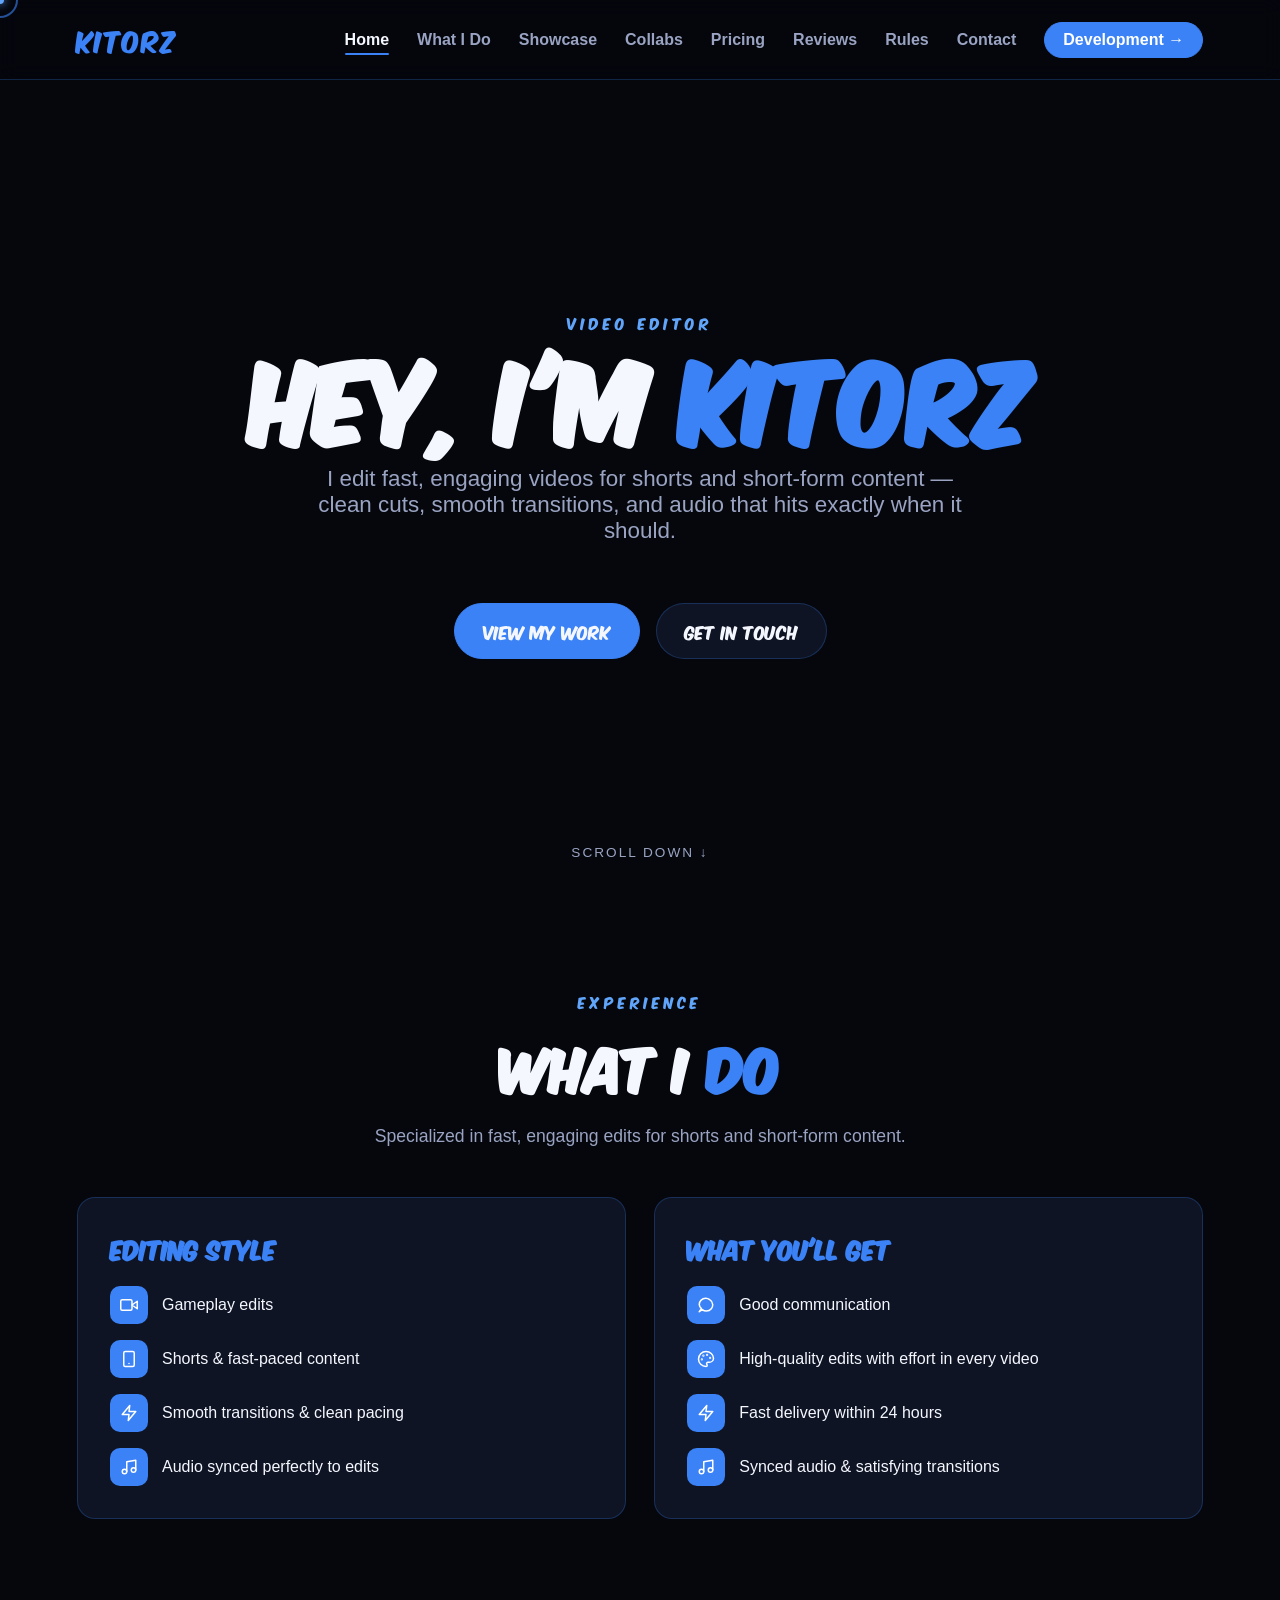
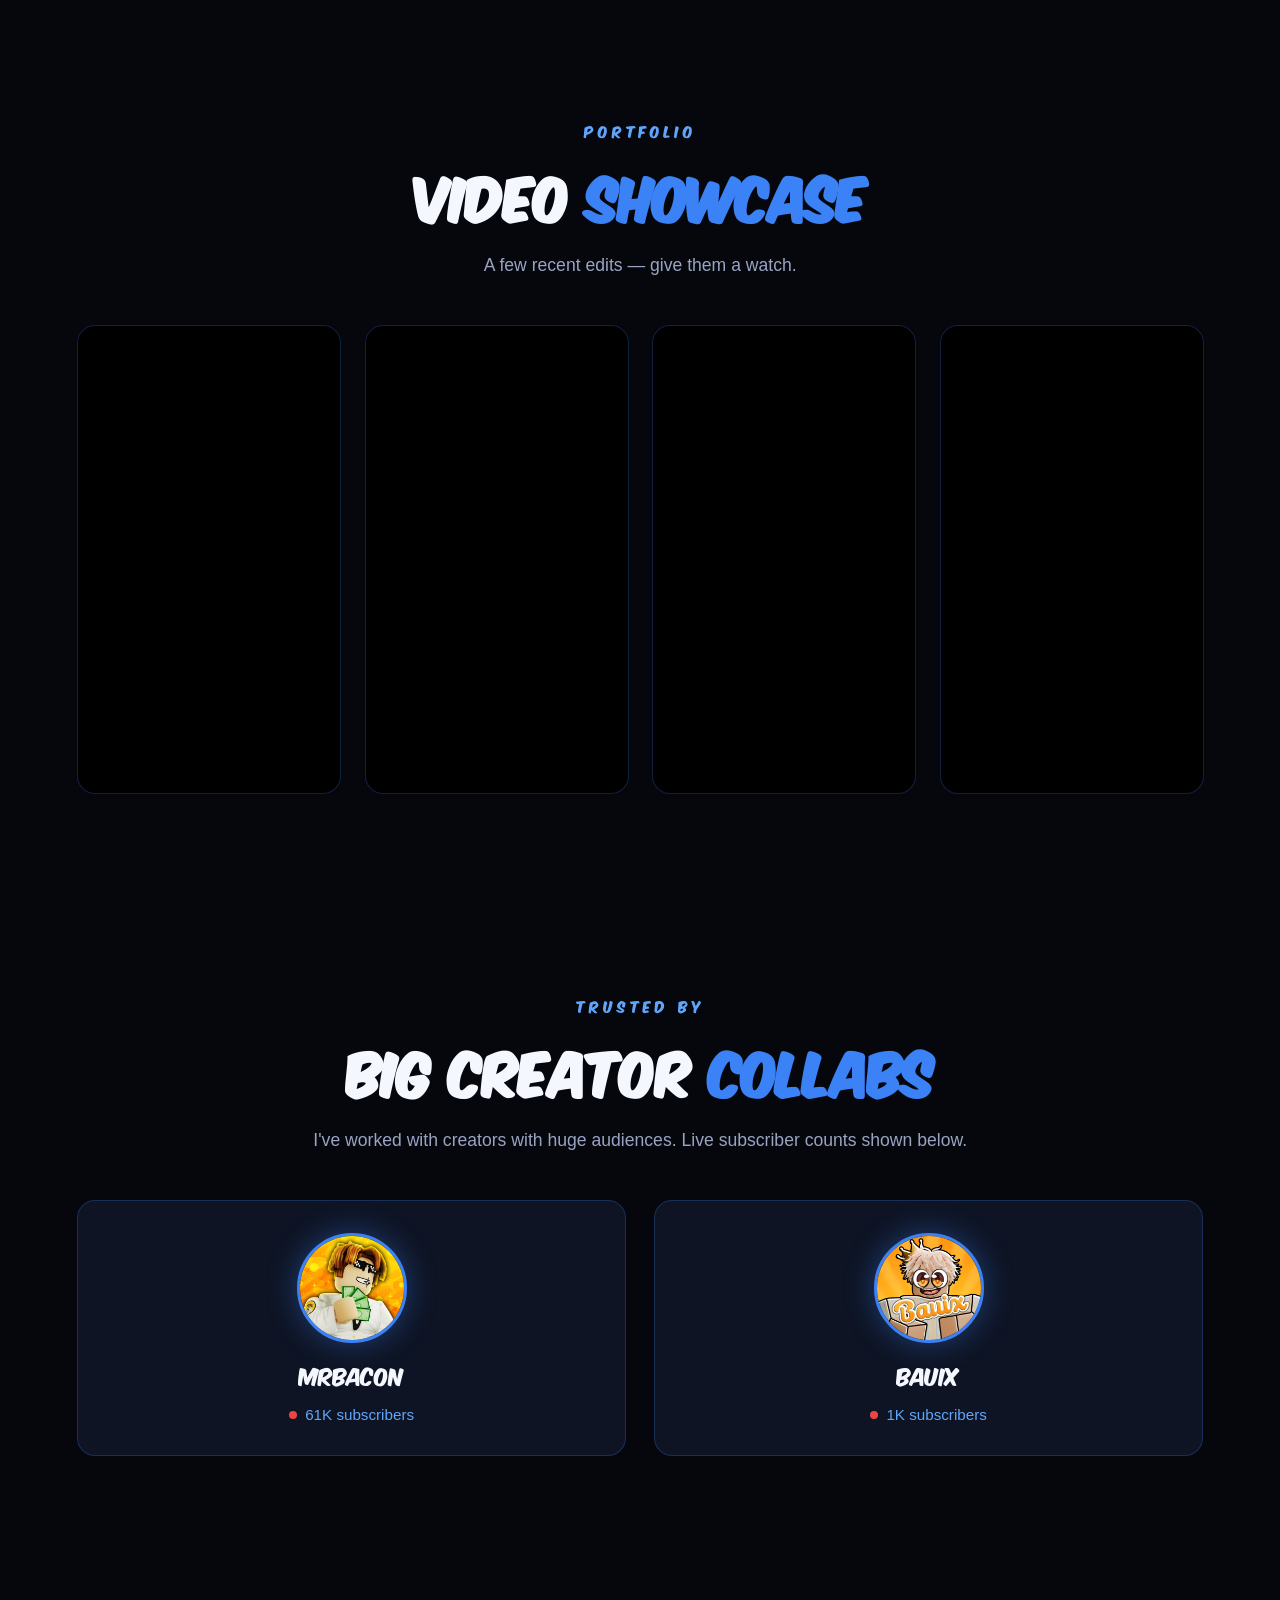
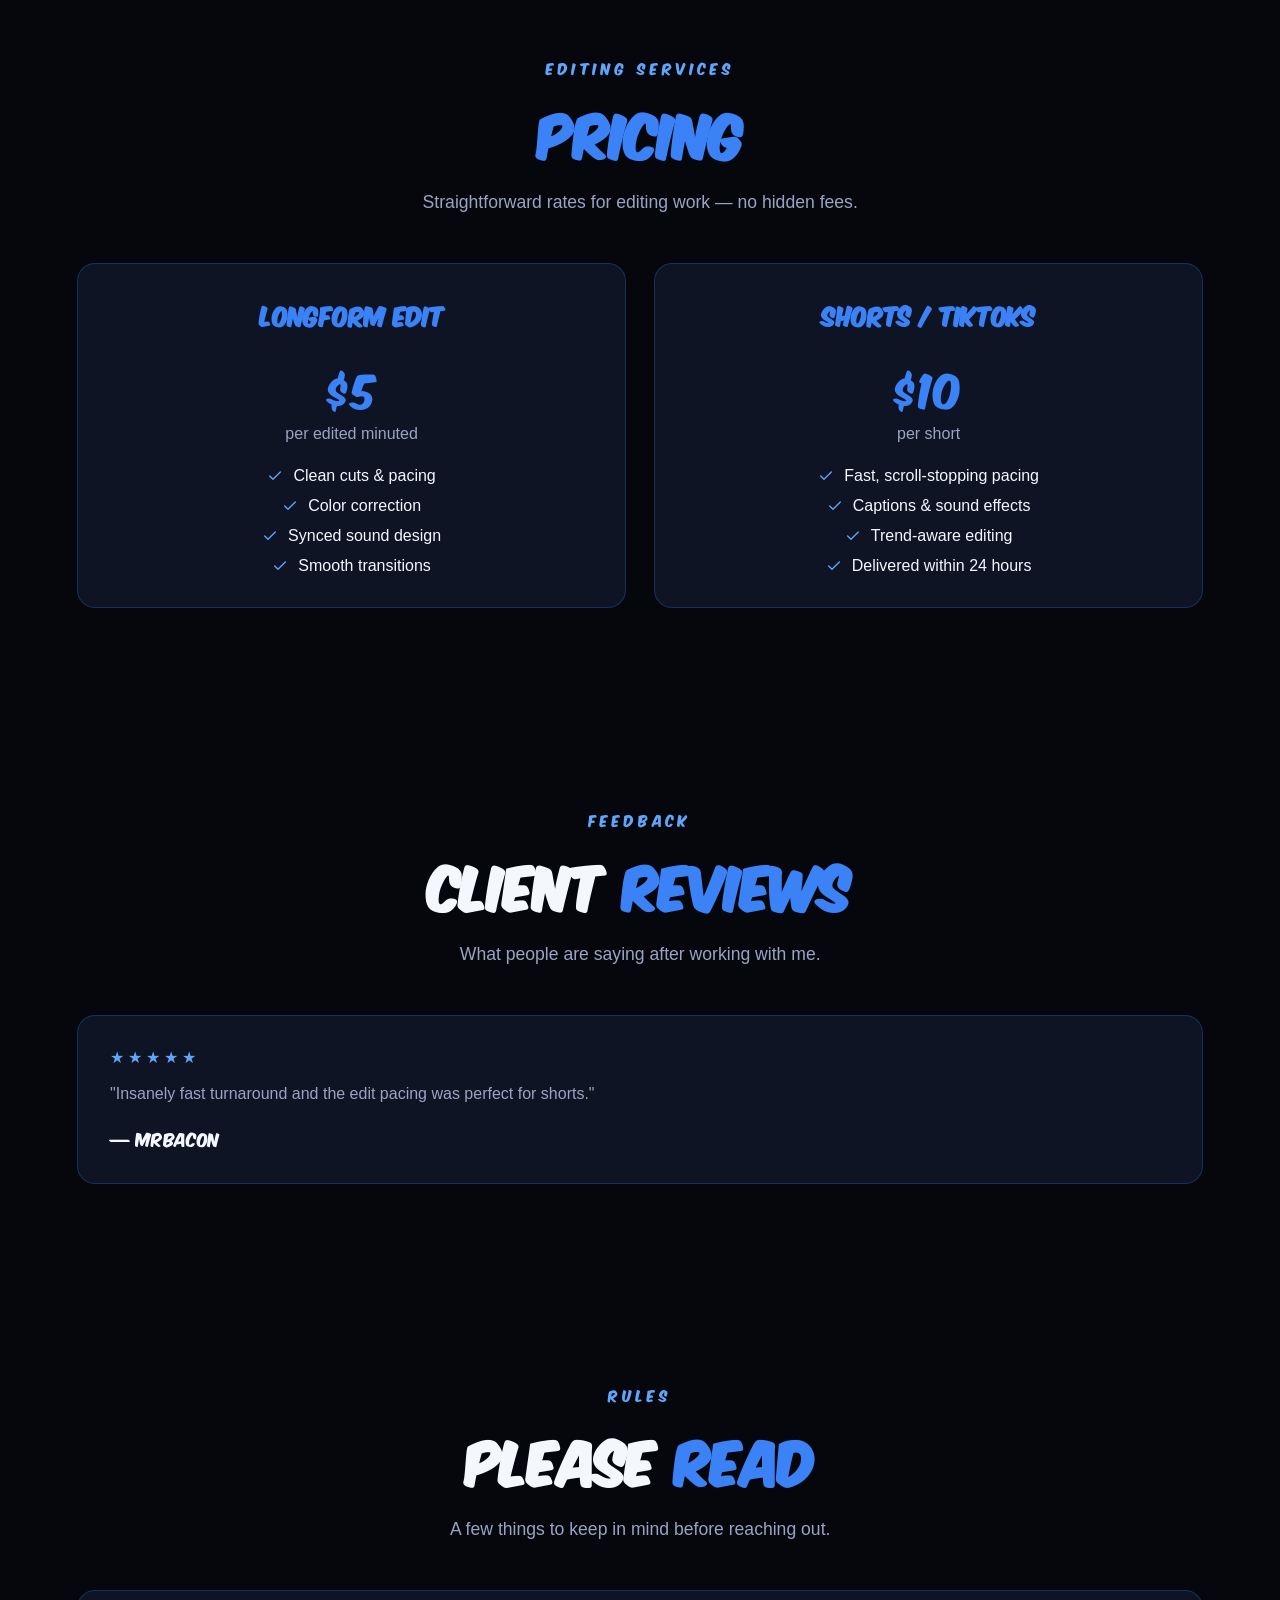
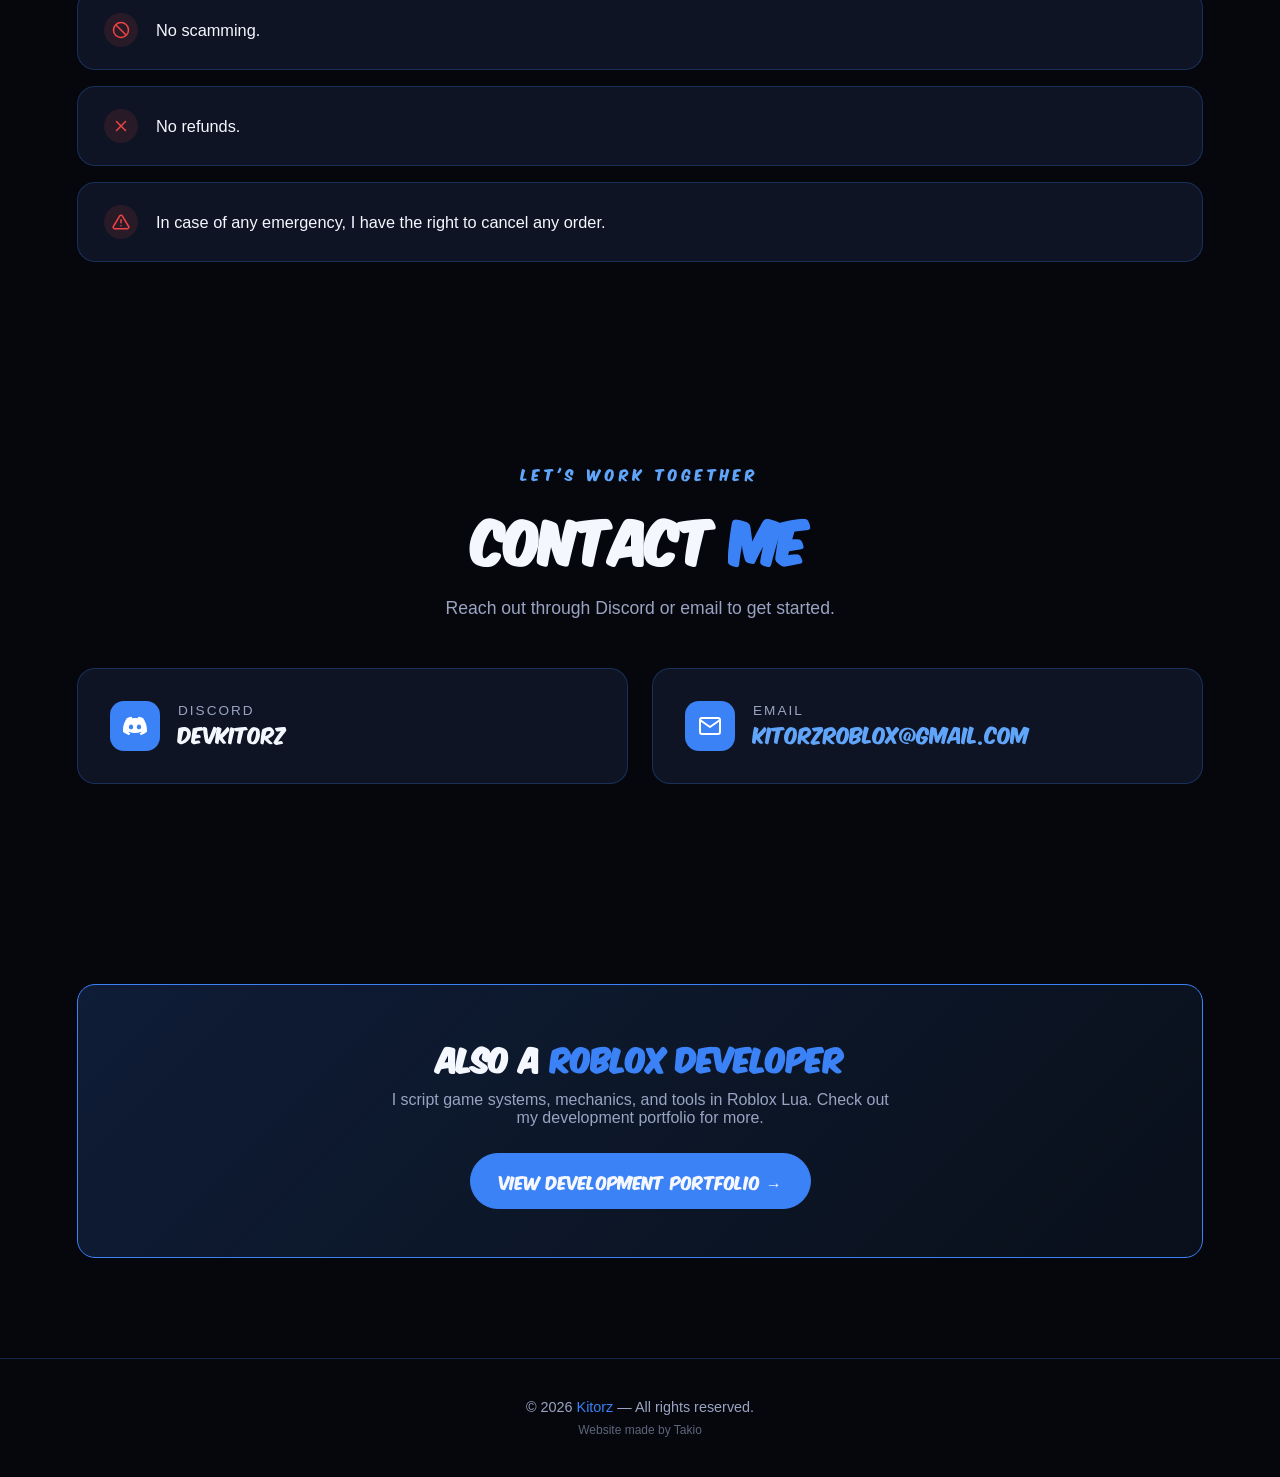
<file: index.html>
<!DOCTYPE html>
<html lang="en">
<head>
<meta charset="UTF-8">
<meta name="viewport" content="width=device-width, initial-scale=1.0">
<title>Kitorz | Video Editing Portfolio</title>
<link rel="stylesheet" href="style.css">
</head>
<body>

<nav>
  <div class="logo"><span data-site-name>Kitorz</span></div>
  <div class="nav-links">
    <a href="#home">Home</a>
    <a href="#what-i-do">What I Do</a>
    <a href="#showcase">Showcase</a>
    <a href="#collabs">Collabs</a>
    <a href="#pricing">Pricing</a>
    <a href="#reviews">Reviews</a>
    <a href="#rules">Rules</a>
    <a href="#contact">Contact</a>
    <a href="development.html" class="page-link">Development →</a>
  </div>
</nav>

<!-- ===================== HERO / INTRO ===================== -->
<section class="hero" id="home">
  <div class="eyebrow">Video Editor</div>
  <h1>Hey, I'm <span class="accent" data-site-name>Kitorz</span></h1>
  <p>I edit fast, engaging videos for shorts and short-form content — clean cuts, smooth transitions, and audio that hits exactly when it should.</p>
  <div class="cta-row">
    <a href="#showcase" class="btn primary">View My Work</a>
    <a href="#contact" class="btn">Get In Touch</a>
  </div>
  <div class="scroll-hint">SCROLL DOWN ↓</div>
</section>

<!-- ===================== WHAT I DO ===================== -->
<section id="what-i-do">
  <div class="section-head reveal">
    <div class="eyebrow">Experience</div>
    <h2 class="section-title">What I <span class="accent">Do</span></h2>
    <p class="section-sub">Specialized in fast, engaging edits for shorts and short-form content.</p>
  </div>
  <div class="grid grid-2 reveal">
    <div class="card">
      <h3>Editing Style</h3>
      <ul class="feature-list" id="editing-style-list"></ul>
    </div>
    <div class="card">
      <h3>What You'll Get</h3>
      <ul class="feature-list" id="what-you-get-list"></ul>
    </div>
  </div>
</section>

<!-- ===================== SHOWCASE ===================== -->
<section id="showcase">
  <div class="section-head reveal">
    <div class="eyebrow">Portfolio</div>
    <h2 class="section-title">Video <span class="accent">Showcase</span></h2>
    <p class="section-sub">A few recent edits — give them a watch.</p>
  </div>
  <div class="video-grid reveal stagger" id="video-grid"></div>
</section>

<!-- ===================== COLLABS ===================== -->
<section id="collabs">
  <div class="section-head reveal">
    <div class="eyebrow">Trusted By</div>
    <h2 class="section-title">Big Creator <span class="accent">Collabs</span></h2>
    <p class="section-sub">I've worked with creators with huge audiences. Live subscriber counts shown below.</p>
  </div>
  <div class="grid grid-3 reveal stagger" id="collab-grid"></div>
</section>

<!-- ===================== PRICING ===================== -->
<section id="pricing">
  <div class="section-head reveal">
    <div class="eyebrow">Editing Services</div>
    <h2 class="section-title"><span class="accent">Pricing</span></h2>
    <p class="section-sub">Straightforward rates for editing work — no hidden fees.</p>
  </div>
  <div class="grid grid-2 reveal stagger" id="editing-pricing-grid"></div>
</section>

<!-- ===================== REVIEWS ===================== -->
<section id="reviews">
  <div class="section-head reveal">
    <div class="eyebrow">Feedback</div>
    <h2 class="section-title">Client <span class="accent">Reviews</span></h2>
    <p class="section-sub">What people are saying after working with me.</p>
  </div>
  <div class="grid grid-3 reveal stagger" id="review-grid"></div>
</section>

<!-- ===================== RULES ===================== -->
<section id="rules">
  <div class="section-head reveal">
    <div class="eyebrow">Rules</div>
    <h2 class="section-title">Please <span class="accent">Read</span></h2>
    <p class="section-sub">A few things to keep in mind before reaching out.</p>
  </div>
  <ul class="rules-list reveal stagger" id="rules-list"></ul>
</section>

<!-- ===================== CONTACT ===================== -->
<section id="contact">
  <div class="section-head reveal">
    <div class="eyebrow">Let's Work Together</div>
    <h2 class="section-title">Contact <span class="accent">Me</span></h2>
    <p class="section-sub">Reach out through Discord or email to get started.</p>
  </div>
  <div class="contact-grid reveal stagger" id="contact-grid"></div>
</section>

<!-- ===================== DEV PORTFOLIO PROMO ===================== -->
<section id="dev-promo">
  <div class="promo-banner reveal">
    <h3>Also a <span class="accent">Roblox Developer</span></h3>
    <p>I script game systems, mechanics, and tools in Roblox Lua. Check out my development portfolio for more.</p>
    <a href="development.html" class="btn primary">View Development Portfolio →</a>
  </div>
</section>

<footer>
  © 2026 <span data-site-name>Kitorz</span> — All rights reserved.
  <div class="footer-credit">Website made by <a href="https://www.roblox.com/users/1885952272/profile" target="_blank" rel="noopener">Takio</a></div>
</footer>

<script src="config.js"></script>
<script src="script.js"></script>
</body>
</html>
</file>
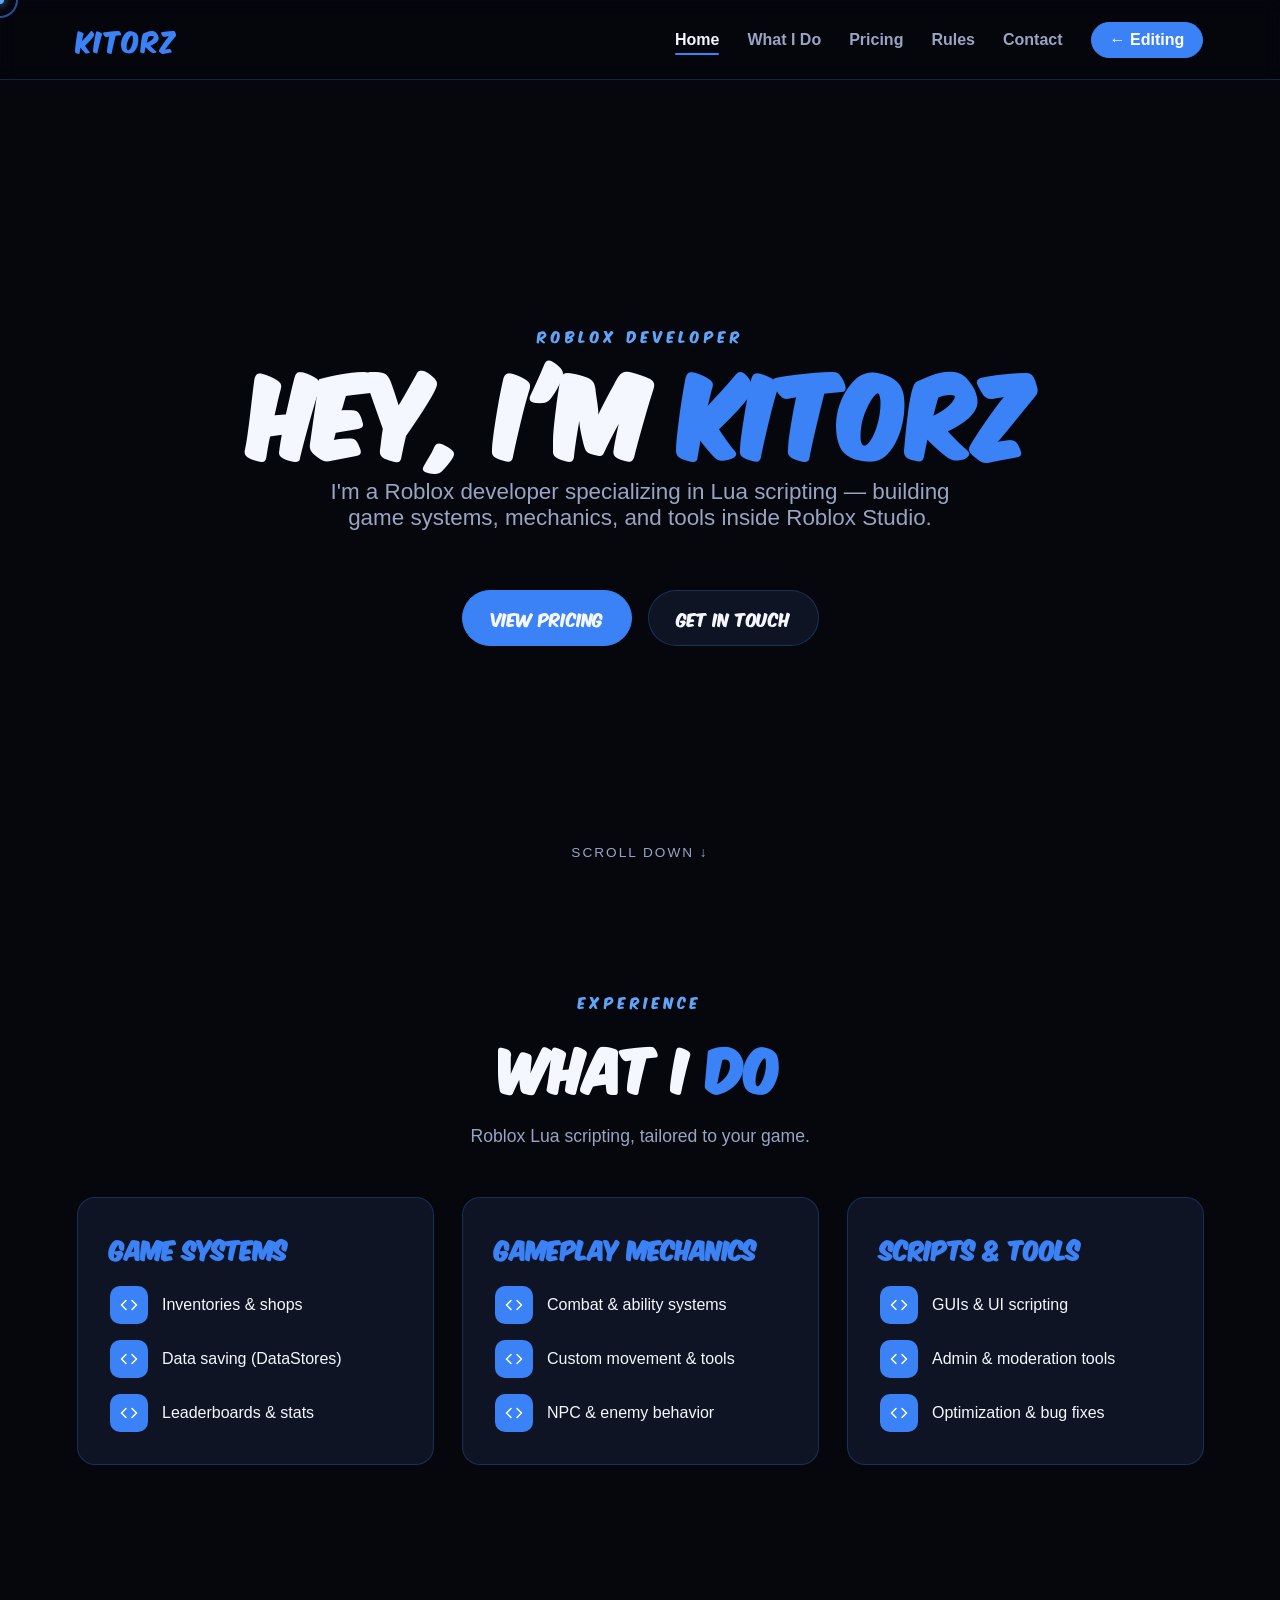
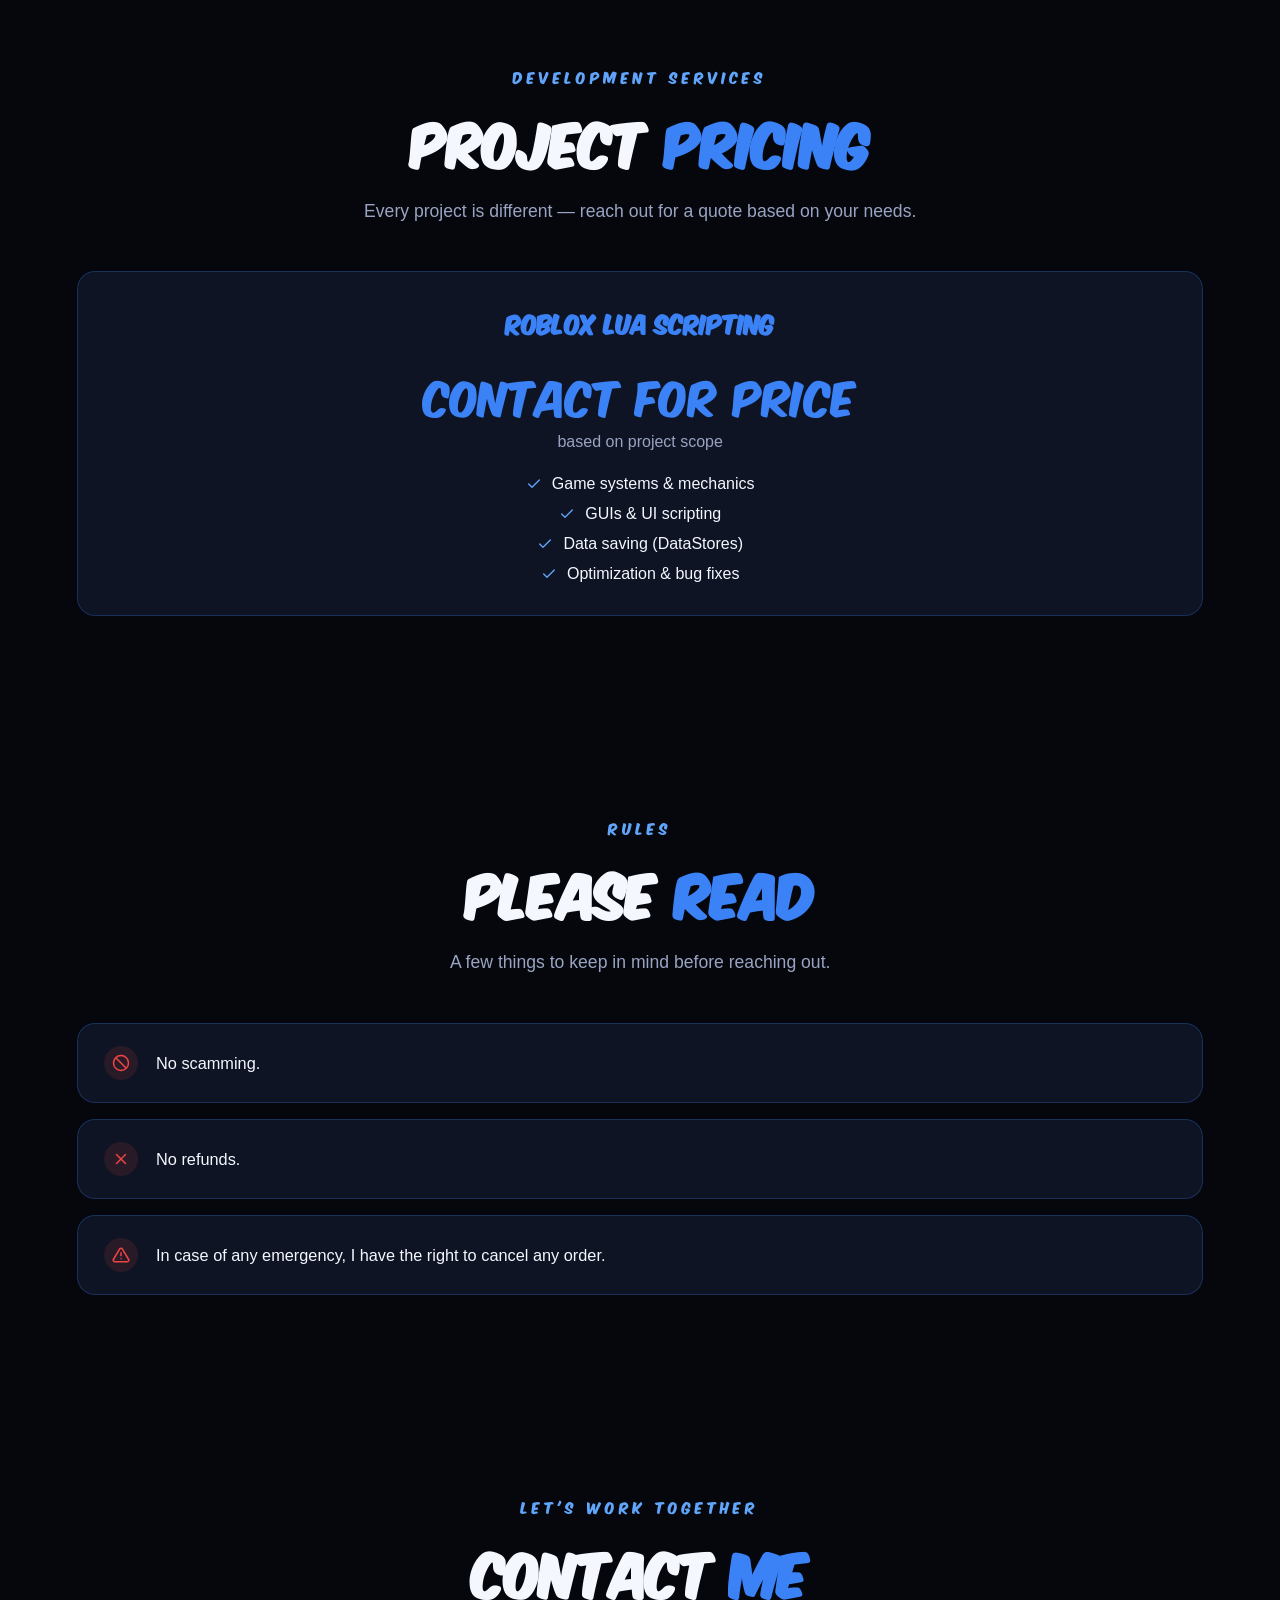
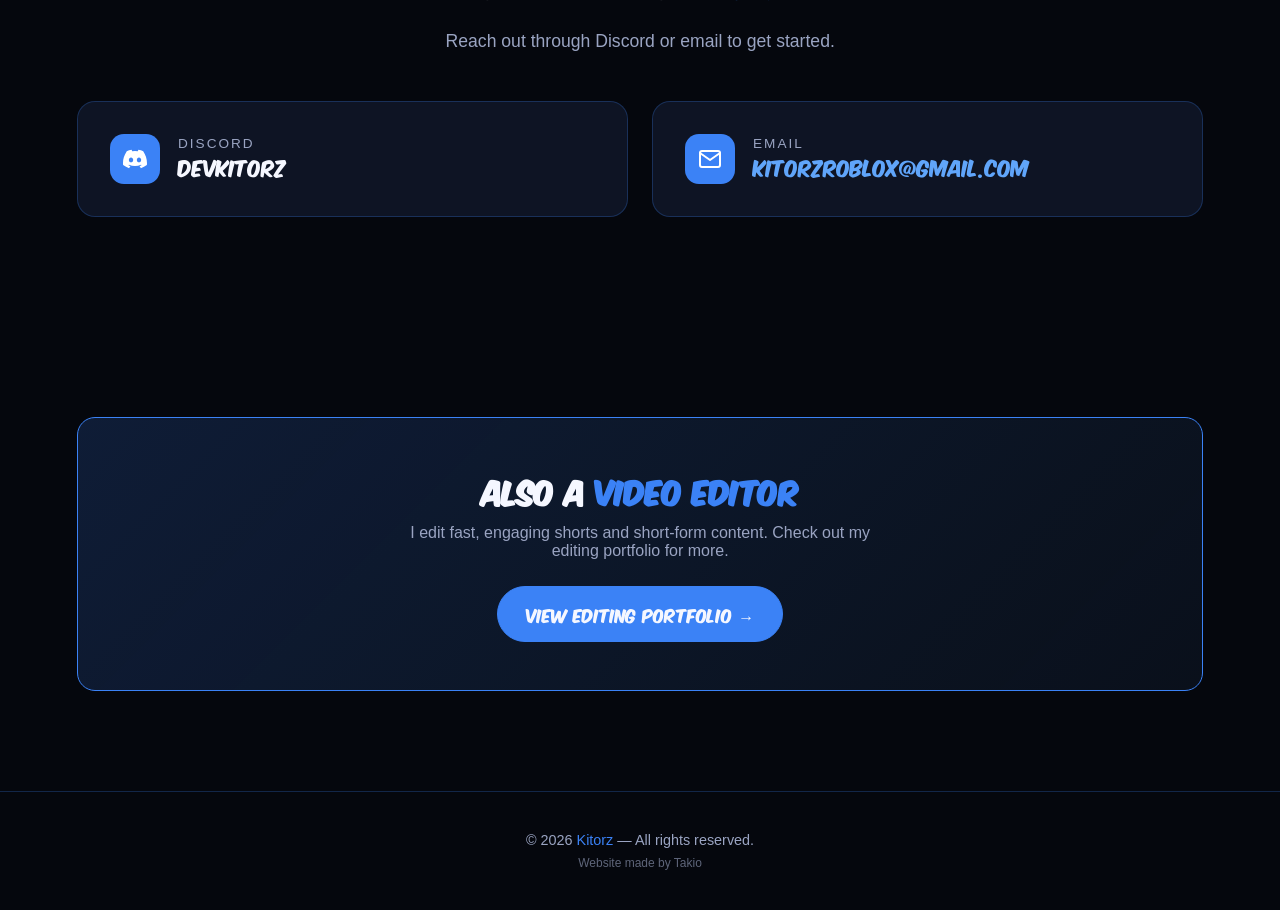
<file: development.html>
<!DOCTYPE html>
<html lang="en">
<head>
<meta charset="UTF-8">
<meta name="viewport" content="width=device-width, initial-scale=1.0">
<title>Kitorz | Development Portfolio</title>
<link rel="stylesheet" href="style.css">
</head>
<body>

<nav>
  <div class="logo"><span data-site-name>Kitorz</span></div>
  <div class="nav-links">
    <a href="#home">Home</a>
    <a href="#what-i-do">What I Do</a>
    <a href="#pricing">Pricing</a>
    <a href="#rules">Rules</a>
    <a href="#contact">Contact</a>
    <a href="index.html" class="page-link">← Editing</a>
  </div>
</nav>

<!-- ===================== HERO / INTRO ===================== -->
<section class="hero" id="home">
  <div class="eyebrow">Roblox Developer</div>
  <h1>Hey, I'm <span class="accent" data-site-name>Kitorz</span></h1>
  <p>I'm a Roblox developer specializing in Lua scripting — building game systems, mechanics, and tools inside Roblox Studio.</p>
  <div class="cta-row">
    <a href="#pricing" class="btn primary">View Pricing</a>
    <a href="#contact" class="btn">Get In Touch</a>
  </div>
  <div class="scroll-hint">SCROLL DOWN ↓</div>
</section>

<!-- ===================== WHAT I DO ===================== -->
<section id="what-i-do">
  <div class="section-head reveal">
    <div class="eyebrow">Experience</div>
    <h2 class="section-title">What I <span class="accent">Do</span></h2>
    <p class="section-sub">Roblox Lua scripting, tailored to your game.</p>
  </div>
  <div class="grid grid-3 reveal stagger">
    <div class="card">
      <h3>Game Systems</h3>
      <ul class="feature-list">
        <li><span class="feature-icon"><svg viewBox="0 0 24 24" fill="none" stroke="currentColor" stroke-width="2" stroke-linecap="round" stroke-linejoin="round"><polyline points="16 18 22 12 16 6"/><polyline points="8 6 2 12 8 18"/></svg></span>Inventories & shops</li>
        <li><span class="feature-icon"><svg viewBox="0 0 24 24" fill="none" stroke="currentColor" stroke-width="2" stroke-linecap="round" stroke-linejoin="round"><polyline points="16 18 22 12 16 6"/><polyline points="8 6 2 12 8 18"/></svg></span>Data saving (DataStores)</li>
        <li><span class="feature-icon"><svg viewBox="0 0 24 24" fill="none" stroke="currentColor" stroke-width="2" stroke-linecap="round" stroke-linejoin="round"><polyline points="16 18 22 12 16 6"/><polyline points="8 6 2 12 8 18"/></svg></span>Leaderboards & stats</li>
      </ul>
    </div>
    <div class="card">
      <h3>Gameplay Mechanics</h3>
      <ul class="feature-list">
        <li><span class="feature-icon"><svg viewBox="0 0 24 24" fill="none" stroke="currentColor" stroke-width="2" stroke-linecap="round" stroke-linejoin="round"><polyline points="16 18 22 12 16 6"/><polyline points="8 6 2 12 8 18"/></svg></span>Combat & ability systems</li>
        <li><span class="feature-icon"><svg viewBox="0 0 24 24" fill="none" stroke="currentColor" stroke-width="2" stroke-linecap="round" stroke-linejoin="round"><polyline points="16 18 22 12 16 6"/><polyline points="8 6 2 12 8 18"/></svg></span>Custom movement & tools</li>
        <li><span class="feature-icon"><svg viewBox="0 0 24 24" fill="none" stroke="currentColor" stroke-width="2" stroke-linecap="round" stroke-linejoin="round"><polyline points="16 18 22 12 16 6"/><polyline points="8 6 2 12 8 18"/></svg></span>NPC & enemy behavior</li>
      </ul>
    </div>
    <div class="card">
      <h3>Scripts & Tools</h3>
      <ul class="feature-list">
        <li><span class="feature-icon"><svg viewBox="0 0 24 24" fill="none" stroke="currentColor" stroke-width="2" stroke-linecap="round" stroke-linejoin="round"><polyline points="16 18 22 12 16 6"/><polyline points="8 6 2 12 8 18"/></svg></span>GUIs & UI scripting</li>
        <li><span class="feature-icon"><svg viewBox="0 0 24 24" fill="none" stroke="currentColor" stroke-width="2" stroke-linecap="round" stroke-linejoin="round"><polyline points="16 18 22 12 16 6"/><polyline points="8 6 2 12 8 18"/></svg></span>Admin & moderation tools</li>
        <li><span class="feature-icon"><svg viewBox="0 0 24 24" fill="none" stroke="currentColor" stroke-width="2" stroke-linecap="round" stroke-linejoin="round"><polyline points="16 18 22 12 16 6"/><polyline points="8 6 2 12 8 18"/></svg></span>Optimization & bug fixes</li>
      </ul>
    </div>
  </div>
</section>

<!-- ===================== PRICING ===================== -->
<section id="pricing">
  <div class="section-head reveal">
    <div class="eyebrow">Development Services</div>
    <h2 class="section-title">Project <span class="accent">Pricing</span></h2>
    <p class="section-sub">Every project is different — reach out for a quote based on your needs.</p>
  </div>
  <div class="grid grid-2 reveal stagger" id="dev-pricing-grid"></div>
</section>

<!-- ===================== RULES ===================== -->
<section id="rules">
  <div class="section-head reveal">
    <div class="eyebrow">Rules</div>
    <h2 class="section-title">Please <span class="accent">Read</span></h2>
    <p class="section-sub">A few things to keep in mind before reaching out.</p>
  </div>
  <ul class="rules-list reveal stagger" id="rules-list"></ul>
</section>

<!-- ===================== CONTACT ===================== -->
<section id="contact">
  <div class="section-head reveal">
    <div class="eyebrow">Let's Work Together</div>
    <h2 class="section-title">Contact <span class="accent">Me</span></h2>
    <p class="section-sub">Reach out through Discord or email to get started.</p>
  </div>
  <div class="contact-grid reveal stagger" id="contact-grid"></div>
</section>

<!-- ===================== EDITING PORTFOLIO PROMO ===================== -->
<section id="editing-promo">
  <div class="promo-banner reveal">
    <h3>Also a <span class="accent">Video Editor</span></h3>
    <p>I edit fast, engaging shorts and short-form content. Check out my editing portfolio for more.</p>
    <a href="index.html" class="btn primary">View Editing Portfolio →</a>
  </div>
</section>

<footer>
  © 2026 <span data-site-name>Kitorz</span> — All rights reserved.
  <div class="footer-credit">Website made by <a href="https://www.roblox.com/users/1885952272/profile" target="_blank" rel="noopener">Takio</a></div>
</footer>

<script src="config.js"></script>
<script src="script.js"></script>
</body>
</html>
</file>
<file: style.css>
/* =========================================================
   KITORZ PORTFOLIO — STYLES
   Easy edit zone: colors & fonts are CSS variables below.
========================================================= */

/* ---- FONT ----
   Komika Axis is not a free web font, so place your own
   licensed copy in /fonts/KomikaAxis.woff2 to enable it.
   Until then, a similar bold display font is used instead. */
@font-face {
  font-family: "Komika Axis";
src: url("KomikaAxis.ttf") format("truetype");
  font-weight: normal;
  font-style: normal;
  font-display: swap;
}

@import url('https://fonts.googleapis.com/css2?family=Fredoka:wght@400;600;700&display=swap');

:root {
  /* ===== EDIT YOUR COLORS HERE ===== */
  --color-bg: #05070d;
  --color-bg-soft: #0b1020;
  --color-card: #0e1424;
  --color-accent: #3b82f6;      /* main blue */
  --color-accent-2: #60a5fa;    /* lighter blue */
  --color-text: #f5f7ff;
  --color-text-dim: #9aa4c2;
  --color-border: rgba(59, 130, 246, 0.25);

  --font-display: "Komika Axis", "Fredoka", sans-serif;
  --font-body: "Fredoka", sans-serif;

  --radius: 18px;
  --transition: 0.4s cubic-bezier(.16,1,.3,1);
}

* { box-sizing: border-box; }

html, body {
  margin: 0;
  padding: 0;
  background: var(--color-bg);
  color: var(--color-text);
  font-family: var(--font-body);
  scroll-behavior: smooth;
  overflow-x: hidden;
}

a { color: var(--color-accent-2); text-decoration: none; }

/* ---------------- Background glow ---------------- */
body::before {
  content: "";
  position: fixed;
  inset: 0;
  z-index: -2;
  background:
    radial-gradient(circle at 20% 10%, rgba(59,130,246,0.15), transparent 40%),
    radial-gradient(circle at 80% 60%, rgba(96,165,250,0.12), transparent 45%),
    var(--color-bg);
  pointer-events: none;
}

/* ---------------- Idle animations ---------------- */
@keyframes idle-float {
  0%, 100% { transform: translateY(0); }
  50% { transform: translateY(-5px); }
}
@keyframes idle-glow {
  0%, 100% { box-shadow: 0 0 18px rgba(59,130,246,0.25); }
  50% { box-shadow: 0 0 32px rgba(59,130,246,0.5); }
}
@keyframes idle-glow-ring {
  0%, 100% { box-shadow: 0 0 22px rgba(59,130,246,0.35); }
  50% { box-shadow: 0 0 40px rgba(59,130,246,0.6); }
}

.feature-icon {
  animation: idle-float 3.4s ease-in-out infinite;
}
.feature-list li:nth-child(2) .feature-icon,
.contact-grid .contact-card:nth-child(2) .feature-icon { animation-delay: 0.4s; }
.feature-list li:nth-child(3) .feature-icon { animation-delay: 0.8s; }
.feature-list li:nth-child(4) .feature-icon { animation-delay: 1.2s; }

.rule-icon {
  animation: idle-float 3.4s ease-in-out infinite;
}
.rules-list li:nth-child(2) .rule-icon { animation-delay: 0.4s; }
.rules-list li:nth-child(3) .rule-icon { animation-delay: 0.8s; }
.rules-list li:nth-child(4) .rule-icon { animation-delay: 1.2s; }

.btn.primary {
  animation: idle-glow 3s ease-in-out infinite;
}

/* ---------------- Custom Cursor ---------------- */
html.custom-cursor-active,
html.custom-cursor-active * {
  cursor: none !important;
}

.cursor-dot, .cursor-ring {
  position: fixed;
  top: 0; left: 0;
  border-radius: 50%;
  pointer-events: none;
  transform: translate(-50%, -50%);
  z-index: 9999;
}
.cursor-dot {
  width: 8px; height: 8px;
  background: var(--color-accent-2);
  box-shadow: 0 0 10px var(--color-accent-2);
}
.cursor-ring {
  width: 36px; height: 36px;
  border: 2px solid var(--color-accent);
  transition: width .2s, height .2s, border-color .2s, opacity .2s;
  opacity: .6;
}
.cursor-ring.active {
  width: 54px; height: 54px;
  border-color: var(--color-accent-2);
  opacity: 1;
}
@media (max-width: 768px) {
  .cursor-dot, .cursor-ring { display: none; }
}

/* ---------------- Navbar ---------------- */
nav {
  position: sticky;
  top: 0;
  z-index: 100;
  display: flex;
  align-items: center;
  justify-content: space-between;
  padding: 18px 6%;
  background: rgba(5,7,13,0.7);
  backdrop-filter: blur(10px);
  border-bottom: 1px solid var(--color-border);
}
.logo {
  font-family: var(--font-display);
  font-size: 1.6rem;
  letter-spacing: 1px;
  color: var(--color-text);
}
.logo span { color: var(--color-accent); }

.nav-links { display: flex; gap: 28px; align-items: center; }
.nav-links a {
  color: var(--color-text-dim);
  font-weight: 600;
  transition: color var(--transition);
  position: relative;
}
.nav-links a:hover, .nav-links a.active { color: var(--color-text); }
.nav-links a.active::after {
  content: "";
  position: absolute;
  left: 0; bottom: -6px;
  width: 100%; height: 2px;
  background: var(--color-accent);
  border-radius: 2px;
}
.nav-links a.page-link {
  padding: 8px 18px;
  border: 1px solid var(--color-accent);
  border-radius: 999px;
  color: #fff;
  background: var(--color-accent);
  font-weight: 700;
}
.nav-links a.page-link:hover {
  background: var(--color-accent-2);
  border-color: var(--color-accent-2);
  transform: translateY(-2px);
  box-shadow: 0 8px 20px rgba(59,130,246,0.4);
}

/* ---------------- Sections ---------------- */
section {
  padding: 100px 6%;
  max-width: 1300px;
  margin: 0 auto;
}

.eyebrow {
  display: inline-block;
  font-family: var(--font-display);
  font-size: 0.85rem;
  letter-spacing: 4px;
  color: var(--color-accent-2);
  text-transform: uppercase;
  margin-bottom: 10px;
}

h1, h2, h3 { font-family: var(--font-display); margin: 0; }

h2.section-title {
  font-size: clamp(2rem, 5vw, 3.2rem);
  margin-bottom: 14px;
}
h2.section-title .accent { color: var(--color-accent); }

.section-sub {
  color: var(--color-text-dim);
  font-size: 1.1rem;
  max-width: 700px;
  margin-bottom: 50px;
}

.section-head { text-align: center; }
.section-head .section-sub { margin-left: auto; margin-right: auto; }

/* ---------------- Hero / Intro ---------------- */
.hero {
  min-height: 90vh;
  display: flex;
  flex-direction: column;
  align-items: center;
  justify-content: center;
  text-align: center;
  position: relative;
}
.hero h1 {
  font-size: clamp(2.5rem, 9vw, 6rem);
  line-height: 1.05;
}
.hero h1 .accent { color: var(--color-accent); }
.hero p {
  margin-top: 22px;
  font-size: clamp(1rem, 2vw, 1.4rem);
  color: var(--color-text-dim);
  max-width: 650px;
}
.hero .scroll-hint {
  position: absolute;
  bottom: 30px;
  font-size: 0.85rem;
  color: var(--color-text-dim);
  letter-spacing: 2px;
  animation: bob 2s infinite ease-in-out;
}
@keyframes bob {
  0%, 100% { transform: translateY(0); opacity: .5; }
  50% { transform: translateY(10px); opacity: 1; }
}

.cta-row { display: flex; gap: 16px; margin-top: 36px; flex-wrap: wrap; justify-content: center; }
.btn {
  font-family: var(--font-display);
  display: inline-flex;
  align-items: center;
  gap: 10px;
  padding: 14px 28px;
  border-radius: 999px;
  border: 1px solid var(--color-border);
  background: var(--color-card);
  color: var(--color-text);
  cursor: pointer;
  transition: transform var(--transition), background var(--transition), border-color var(--transition), box-shadow var(--transition);
  font-size: 1rem;
}
.btn.primary { background: var(--color-accent); border-color: var(--color-accent); }
.btn:hover {
  transform: translateY(-4px);
  box-shadow: 0 10px 30px rgba(59,130,246,0.35);
  border-color: var(--color-accent-2);
}

/* ---------------- Grid / Cards ---------------- */
.grid { display: grid; gap: 28px; }
.grid-2 { grid-template-columns: repeat(auto-fit, minmax(320px, 1fr)); }
.grid-3 { grid-template-columns: repeat(auto-fit, minmax(260px, 1fr)); }
.grid-4 { grid-template-columns: repeat(auto-fit, minmax(220px, 1fr)); }

.card {
  background: var(--color-card);
  border: 1px solid var(--color-border);
  border-radius: var(--radius);
  padding: 32px;
  transition: transform var(--transition), border-color var(--transition), box-shadow var(--transition);
}
.card:hover {
  transform: translateY(-5px);
  border-color: var(--color-accent);
  box-shadow: 0 16px 40px rgba(59,130,246,0.18);
}
.card h3 { color: var(--color-accent); font-size: 1.4rem; margin-bottom: 18px; }

/* Feature list (What I Do) */
.feature-list { list-style: none; padding: 0; margin: 0; display: flex; flex-direction: column; gap: 16px; }
.feature-list li { display: flex; align-items: center; gap: 14px; color: var(--color-text); }
.feature-icon {
  width: 38px; height: 38px;
  flex-shrink: 0;
  display: flex; align-items: center; justify-content: center;
  border-radius: 10px;
  background: var(--color-accent);
  color: #fff;
}
.feature-icon svg { width: 18px; height: 18px; }

/* ---------------- Video Showcase ---------------- */
.video-grid { display: grid; grid-template-columns: repeat(auto-fit, minmax(240px, 1fr)); gap: 24px; }
.video-frame-wrap {
  position: relative;
  border-radius: var(--radius);
  overflow: hidden;
  border: 1px solid var(--color-border);
  aspect-ratio: 9 / 16;
  background: #000;
  transition: transform var(--transition), box-shadow var(--transition);
}
.video-frame-wrap:hover { transform: scale(1.02); box-shadow: 0 16px 40px rgba(59,130,246,0.25); }
.video-frame-wrap iframe { width: 100%; height: 100%; border: 0; }

/* ---------------- Collabs ---------------- */
.collab-card {
  display: flex;
  flex-direction: column;
  align-items: center;
  text-align: center;
  gap: 14px;
}
.collab-pfp {
  width: 110px; height: 110px;
  border-radius: 50%;
  object-fit: cover;
  border: 3px solid var(--color-accent);
  box-shadow: 0 0 30px rgba(59,130,246,0.4);
  background: var(--color-bg-soft);
  animation: idle-glow-ring 3.5s ease-in-out infinite;
}
.collab-name { font-family: var(--font-display); font-size: 1.3rem; }
#collab-grid .card:nth-child(2) .collab-pfp { animation-delay: 0.6s; }
.collab-subs {
  font-size: 0.95rem;
  color: var(--color-accent-2);
  display: flex;
  align-items: center;
  gap: 8px;
}
.live-dot {
  width: 8px; height: 8px; border-radius: 50%;
  background: #ef4444;
  animation: pulse 1.5s infinite;
}
@keyframes pulse {
  0% { box-shadow: 0 0 0 0 rgba(239,68,68,.6); }
  70% { box-shadow: 0 0 0 8px rgba(239,68,68,0); }
  100% { box-shadow: 0 0 0 0 rgba(239,68,68,0); }
}

/* ---------------- Pricing ---------------- */
.price-card { text-align: center; }
.price-card .price {
  font-family: var(--font-display);
  font-size: 2.6rem;
  color: var(--color-accent);
  margin: 12px 0 4px;
}
.price-card .unit { color: var(--color-text-dim); margin-bottom: 24px; }
.price-card ul { list-style: none; padding: 0; margin: 0; display: flex; flex-direction: column; gap: 12px; }
.price-card ul li { display: flex; align-items: center; gap: 10px; justify-content: center; }
.price-card ul li svg { width: 16px; height: 16px; color: var(--color-accent-2); flex-shrink: 0; }

/* ---------------- Reviews ---------------- */
.review-card .stars { color: var(--color-accent-2); margin-bottom: 14px; letter-spacing: 4px; }
.review-card p { color: var(--color-text-dim); margin: 0 0 18px; line-height: 1.6; }
.review-card .reviewer { font-family: var(--font-display); color: var(--color-text); }

/* ---------------- Rules ---------------- */
.rules-list { list-style: none; padding: 0; margin: 0; display: flex; flex-direction: column; gap: 16px; }
.rules-list li {
  display: flex;
  gap: 18px;
  align-items: center;
  background: var(--color-card);
  border: 1px solid var(--color-border);
  border-radius: var(--radius);
  padding: 22px 26px;
  transition: transform var(--transition), border-color var(--transition), background var(--transition);
}
.rules-list li:hover {
  transform: translateX(6px);
  border-color: var(--color-accent);
  background: var(--color-bg-soft);
}
.rule-icon {
  width: 34px; height: 34px;
  flex-shrink: 0;
  display: flex; align-items: center; justify-content: center;
  border-radius: 50%;
  background: rgba(239, 68, 68, 0.12);
  color: #ef4444;
}
.rule-icon svg { width: 18px; height: 18px; }
.rules-list li span:last-child { color: var(--color-text); font-size: 1.02rem; }

/* ---------------- Contact ---------------- */
.contact-grid { display: grid; grid-template-columns: repeat(auto-fit, minmax(260px, 1fr)); gap: 24px; }
.contact-card {
  display: flex;
  align-items: center;
  gap: 18px;
  text-align: left;
}
.contact-card .feature-icon { width: 50px; height: 50px; border-radius: 14px; }
.contact-card .feature-icon svg { width: 24px; height: 24px; }
.contact-card .label { color: var(--color-text-dim); font-size: 0.85rem; text-transform: uppercase; letter-spacing: 2px; }
.contact-card .value { font-family: var(--font-display); font-size: 1.2rem; word-break: break-all; }

/* ---------------- Promo Banner ---------------- */
.promo-banner {
  text-align: center;
  background: linear-gradient(135deg, rgba(59,130,246,0.18), rgba(96,165,250,0.06));
  border: 1px solid var(--color-accent);
  border-radius: var(--radius);
  padding: 48px 32px;
}
.promo-banner h3 {
  font-size: 1.8rem;
  color: var(--color-text);
  margin-bottom: 10px;
}
.promo-banner h3 .accent { color: var(--color-accent); }
.promo-banner p {
  color: var(--color-text-dim);
  max-width: 500px;
  margin: 0 auto 26px;
}

/* ---------------- Footer ---------------- */
footer {
  text-align: center;
  padding: 40px 6%;
  color: var(--color-text-dim);
  border-top: 1px solid var(--color-border);
  font-size: 0.9rem;
}
footer span { color: var(--color-accent); }
.footer-credit { margin-top: 8px; font-size: 0.75rem; color: var(--color-text-dim); opacity: 0.6; }
.footer-credit a {
  color: inherit;
  text-decoration: none;
  transition: color var(--transition), text-shadow var(--transition);
}
.footer-credit a:hover {
  color: var(--color-accent-2);
  text-shadow: 0 0 12px var(--color-accent-2);
}

/* ---------------- Scroll animations ---------------- */
.reveal {
  opacity: 0;
  transform: translateY(28px);
  transition: opacity 0.9s cubic-bezier(.16,1,.3,1), transform 0.9s cubic-bezier(.16,1,.3,1);
  will-change: opacity, transform;
}
.reveal.visible {
  opacity: 1;
  transform: translateY(0);
}
.reveal.stagger > * { opacity: 0; will-change: opacity, transform; }
.reveal.stagger.visible > * {
  animation: pop-in 0.7s cubic-bezier(.16,1,.3,1) forwards;
}

@keyframes pop-in {
  from { opacity: 0; transform: translateY(22px) scale(.98); }
  to { opacity: 1; transform: translateY(0) scale(1); }
}

/* stagger children delays (up to 8 items) */
.reveal.stagger > *:nth-child(1) { animation-delay: 0.03s; }
.reveal.stagger > *:nth-child(2) { animation-delay: 0.1s; }
.reveal.stagger > *:nth-child(3) { animation-delay: 0.17s; }
.reveal.stagger > *:nth-child(4) { animation-delay: 0.24s; }
.reveal.stagger > *:nth-child(5) { animation-delay: 0.31s; }
.reveal.stagger > *:nth-child(6) { animation-delay: 0.38s; }
.reveal.stagger > *:nth-child(7) { animation-delay: 0.45s; }
.reveal.stagger > *:nth-child(8) { animation-delay: 0.52s; }

/* ---------------- Responsive ---------------- */
@media (max-width: 700px) {
  nav { flex-direction: column; gap: 14px; padding: 16px 6%; }
  .nav-links { gap: 16px; flex-wrap: wrap; justify-content: center; }
  section { padding: 70px 6%; }
}
</file>
